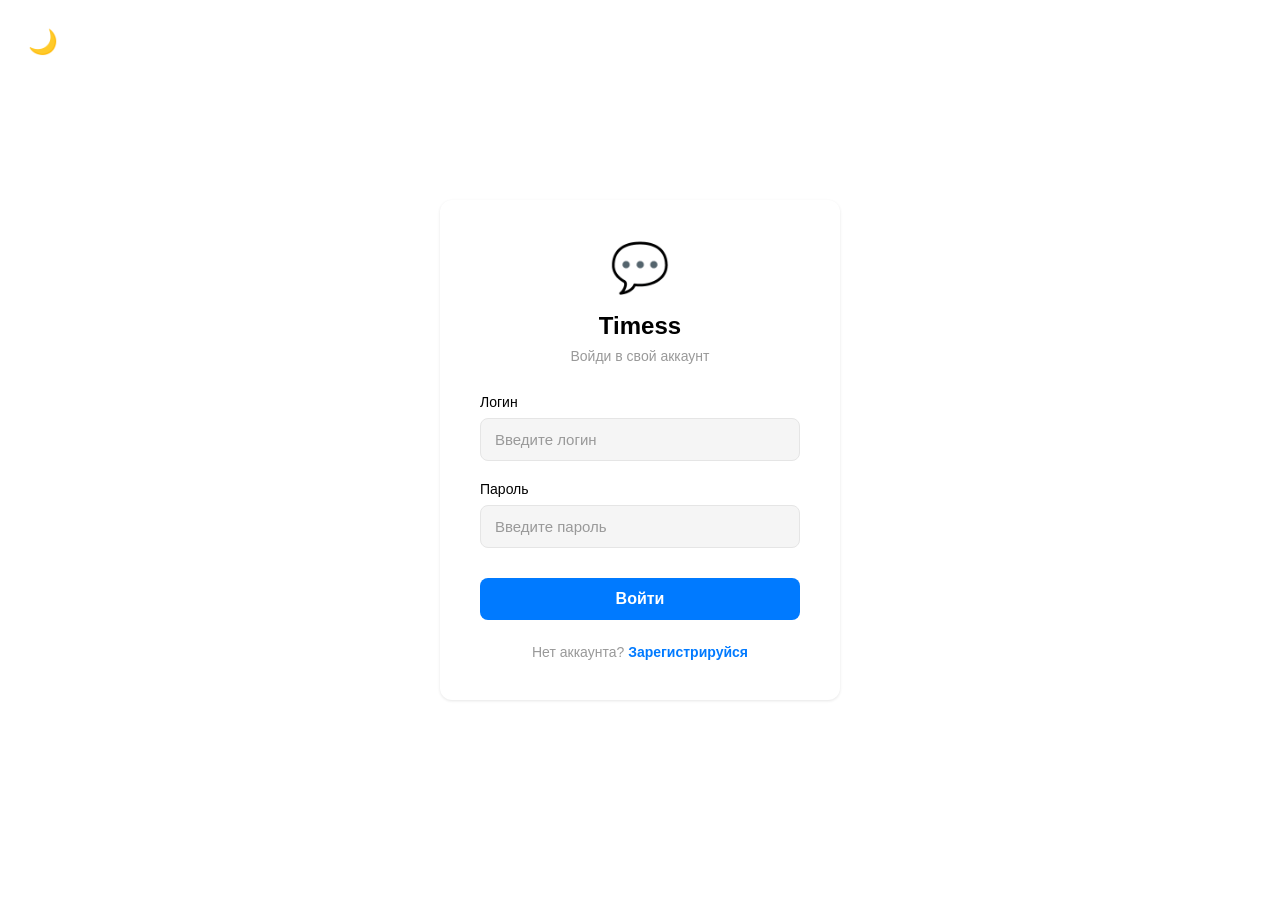
<file: frontend/index.html>
<!DOCTYPE html>
<html>
<head>
  <meta charset="UTF-8">
  <meta name="viewport" content="width=device-width, initial-scale=1.0, maximum-scale=1.0, user-scalable=no, viewport-fit=cover">
  <link rel="stylesheet" href="css/index.css">
  <link rel="icon" href="/static/favicon.ico" type="image/x-icon">
  <title>Timess</title>
</head>

<body>
<div class="app-container">
    <!-- Боковая панель -->
    <div class="sidebar" id="sidebar">
        <div class="sidebar-header">
            <button class="menu-btn" onclick="toggleMenu()">⋮</button>
            <div id="menuDropdown" class="menu-dropdown">
                <a href="#" class="menu-item" onclick="openSettings(event)">⚙️ Настройки</a>
                <div class="menu-item theme-toggle">
                    <span>🌙 Темная тема</span>
                    <button class="toggle-switch" id="themeToggle" onclick="toggleTheme()"></button>
                </div>
                <a href="#" class="menu-item danger" onclick="logout(event)">🚪 Выход</a>
            </div>
            <div class="sidebar-title">💬 Чаты</div>
        </div>
        <div class="search-box">
            <input id="searchInput" placeholder="Поиск пользователей..." type="text">
            <div id="searchResults" class="search-results"></div>
        </div>
        <div class="chats-list" id="chatsList">
            <div class="empty-sidebar-message">Загрузка чатов...</div>
        </div>
    </div>

    <!-- Основной контент -->
    <div class="main-content hidden" id="mainContent">
      <div class="chat-header">
          <div class="chat-header-left">
              <button class="back-btn" onclick="goBack()">‹</button>
              <div class="chat-item" style="margin:0; padding:5px;" onclick="showChatMemberProfile()">
                  <div class="chat-avatar" id="chatAvatar" style="display:none;"></div>
                  <div class="chat-info">
                      <div class="chat-name" id="chatName">Выберите чат</div>
                      <div class="chat-header-status" id="chatStatus"></div>
                  </div>
              </div>
          </div>
          <div class="chat-header-right">

            <div id="pinnedPreview" style="display:none;">
                <div class="pinned-line"></div>
                <div class="pinned-content">
                    <div id="pinnedCounter">
                        Закреплённое сообщение #1
                    </div>
                    <div id="pinnedText"></div>
                </div>
            </div>
            <button
                id="chatSearchBtn"
                class="chat-search-btn"
                style="display:none;"
            >
                <img src="./search.svg" alt="search">
            </button>

            <div class="chat-more-wrapper" id="chatMoreWrapper" style="display:none;">

                <button
                    id="chatMoreBtn"
                    class="chat-more-btn"
                    type="button"
                >
                    <img src="./more.svg" alt="More">
                </button>

                <div
                    id="chatMoreMenu"
                    class="chat-more-menu"
                >

                    <button
                        id="deleteChatForMeBtn"
                        class="chat-more-item"
                        type="button"
                    >
                        Удалить чат у себя
                    </button>

                    <button
                        id="deleteChatForAllBtn"
                        class="chat-more-item danger"
                        type="button"
                    >
                        Удалить чат для всех
                    </button>

                </div>

            </div>

        </div>
      </div>

      <div id="chatSearchBar" class="chat-search-bar" style="display:none;">
          <input id="chatSearchInput" type="text" placeholder="Поиск сообщений...">
          <span id="searchCounter">0/0</span>
          <button id="searchPrevBtn" type="button">↑</button>
          <button id="searchNextBtn" type="button">↓</button>
          <button id="closeSearchBtn" type="button">✕</button>
      </div>
        
        <div class="messages-container" id="messagesContainer">
            <div class="empty-state">
                <div class="empty-state-icon">💬</div>
                <div class="empty-state-text">Выберите чат</div>
                <div class="empty-state-subtext">Найдите пользователя и начните переписку</div>
            </div>
        </div>
        
        <div class="message-input-area" id="inputArea" style="display: none;">
        
            <div id="replyPreview" class="reply-preview" style="display:none;">
                <div class="reply-preview-content">
                    <div class="reply-preview-title">
                        Ответ на сообщение
                    </div>
                    <div id="replyPreviewText"></div>
                </div>

                <button
                    id="cancelReplyBtn"
                    type="button"
                >
                    ✕
                </button>

            </div>

            <div id="editPreview" class="edit-preview" style="display:none;">
                <div class="edit-preview-content">

                    <div class="edit-preview-title">
                        Редактирование сообщения
                    </div>

                    <div id="editPreviewText" class="editPreviewText"></div>

                </div>

                <button id="cancelEditBtn" class = "cancelEditBtn" type="button">✕</button>

            </div>
            <div class="message-input-row">

                
                <div class="input-with-indicator">
                    <input
                        id="messageInput"
                        placeholder="Напишите сообщение..."
                        type="text"
                    >
                    <div
                        id="recordingIndicator"
                        class="recording-indicator"
                        style="display:none;"
                    ></div>
                </div>

                <button
                    id="sendBtn"
                    class="send-btn"
                    onclick="handleSend()"
                    style="display:none;"
                >
                    <img src="./send.svg" alt="Send">
                </button>

                <button
                    id="voiceBtn"
                    class="send-btn"
                    type="button"
                >
                    <img src="./voice.svg" alt="Voice">
                </button>

                <button
                    id="cancelVoiceBtn"
                    class="send-btn"
                    type="button"
                    style="display:none;"
                >
                    <img src="./trash.svg" alt="Trash">
                </button>

                <div class="attach-wrapper">

                    <button id="attachBtn">
                        <img src="./file.svg" alt="File">
                    </button>

                    <div id="attachmentMenu" class="attachment-menu">

                        <button id="pickMediaButton">
                            <span class="menu-icon">🖼</span>
                            <span>Фото и видео</span>
                        </button>

                        <button id="pickFileButton">
                            <span class="menu-icon">📄</span>
                            <span>Файл</span>
                        </button>

                    </div>

                </div>

                <input
                    type="file"
                    id="mediaInput"
                    accept="image/*,video/*"
                    hidden
                >

                <input
                    type="file"
                    id="fileInput"
                    hidden
                >

            </div>

        </div>
        <div
            id="chatBlockedPanel"
            class="chat-blocked"
            style="display:none;">
        </div>
    </div>
</div>

<!-- Оверлей чистый, без ломающих классов -->
<div class="modal-overlay" id="modalOverlay" onclick="closeSettings(event)">
  <div class="setting" id="setting" onclick="event.stopPropagation()"> 
    <button class="close-btn" onclick="closeSettings(event)">×</button>
    
    <div id="avatar" class="profile-avatar-container"></div>
    <input
        type="file"
        id="avatarInput"
        accept="image/*"
        hidden
    >
    <p id="ausername">username</p>
    
    <!-- Режим просмотра -->
    <div id="info" class="info-view"> 
      <div class="info-row">
        <p id="ausernameid" class="info-value"></p>
        <span class="info-label">ID</span>
      </div>
      <div class="info-row">
        <p id="abio" class="info-value"></p>
        <span class="info-label">Описание</span>
      </div>
      <div class="info-row">
        <p id="ahappy" class="info-value"></p>
        <span class="info-label">День рождения</span>
      </div>
    </div>
    
    <!-- Режим редактирования (скрыт по умолчанию) -->
    <div id="infoEdit" class="info-edit" style="display: none;">
      <div class="edit-row">
        <label>Имя пользователя:</label>
        <input type="text" id="editUsername" placeholder="username">
      </div>
      <div class="edit-row">
        <label>ID пользователя:</label>
        <input type="text" id="editUsernameid" placeholder="@user5">
      </div>
      <div class="edit-row">
        <label>Описание:</label>
        <textarea id="editBio" placeholder="Напишите о себе..." maxlength="150"></textarea>
      </div>
      <div class="edit-row">
        <label>День рождения:</label>
        <input type="date" id="editBirthday">
      </div>
      <div class="edit-buttons">
        <button class="btn-save" onclick="saveProfile()">Сохранить</button>
        <button class="btn-cancel" onclick="cancelEditprof()">Отмена</button>
      </div>
    </div>
    
    <!-- Кнопка редактирования -->
    <button class="btn-edit" onclick="toggleEditMode()">Редактировать</button>
    <button id="deleteAccountBtn" class="btn-danger" type="button" onclick="openDeleteAccountModal()">Удалить аккаунт</button>
    <button id="blockUserBtn" class="btn-danger" style="display:none;" type="button">Заблокировать</button>
  </div>
</div>
<div id="deleteAccountModal" class="delete-account-overlay">
    <div class="delete-account-modal">

        <button
            type="button"
            class="delete-account-close"
            onclick="closeDeleteAccountModal()"
        >
            ×
        </button>

        <h2>Удалить аккаунт?</h2>

        <p class="delete-account-warning">
            Вы действительно хотите удалить свой аккаунт?
        </p>

        <p class="delete-account-info">
            Ваш профиль будет помечен как удалённый.
            Это действие нельзя отменить.
        </p>

        <div class="delete-account-actions">

            <button
                type="button"
                class="delete-cancel-btn"
                onclick="closeDeleteAccountModal()"
            >
                Отмена
            </button>

            <button
                type="button"
                class="delete-confirm-btn"
                onclick="confirmDeleteAccount()"
            >
                Удалить аккаунт
            </button>

        </div>

    </div>
</div>

<div id="chatDeleteModal" class="delete-modal">
    <div class="delete-modal-content">
        <div class="delete-modal-title" id="chatDeleteModalTitle">
            Удалить чат?
        </div>

        <div class="delete-modal-text" id="chatDeleteModalText">
            Вы действительно хотите удалить этот чат?
        </div>

        <div class="delete-modal-buttons">
            <button
                type="button"
                class="delete-modal-cancel"
                id="chatDeleteCancel"
            >
                Отмена
            </button>

            <button
                type="button"
                class="delete-modal-confirm"
                id="chatDeleteConfirm"
            >
                Удалить
            </button>
        </div>

    </div>
</div>
<div id="toast"></div>


<div id="messageContextMenu" class="message-context-menu" style="display:none;">
    <div class="reaction-bar">
        <button data-emoji="❤️">❤️</button>
        <button data-emoji="😢">😢</button>
        <button data-emoji="👍">👍</button>
        <button data-emoji="👎">👎</button>
        <button data-emoji="🔥">🔥</button>
        <button data-emoji="🥰">🥰</button>
        <button data-emoji="👏">👏</button>
    </div>
    <div class="context-divider"></div>
    <button id="replyMessageBtn">Ответить</button>
    <button id="downloadFileBtn">Скачать файл</button>
    <button id="copyMessageBtn">Копировать текст</button>
    <button id="pinMessageBtn">Закрепить</button>
    <button id="editMessageBtn">Редактировать</button>
    <button id="deleteMessageSelfBtn">Удалить у себя</button>
    <button id="deleteMessageAllBtn">Удалить у всех</button>

</div>


<div
    id="attachmentPreview"
    class="attachment-preview"
    style="display:none;"
>

    <div class="attachment-card">

        <button
            id="cancelAttachmentBtn"
            class="attachment-close"
            type="button"
        >
            ✕
        </button>

        <img
            id="attachmentPreviewImage"
            style="display:none"
        >

        <video
            id="attachmentPreviewVideo"
            class="attachment-preview-video"
            controls
            muted
            playsinline
            style="display:none"
        ></video>

        <div class="attachment-footer">

            <input
                id="attachmentCaption"
                class="attachment-caption"
                placeholder="Добавить подпись..."
                type="text"
            >

            <button
                id="sendAttachmentBtn"
                class="attachment-send-btn"
                type="button"
            >
                <img src="./send.svg" alt="Send">
            </button>
        </div>

    </div>

</div>

<div id="mediaViewer" class="media-viewer">

    <div class="media-viewer-backdrop"></div>

    <div class="media-viewer-content">

        <button id="mediaViewerClose" class="media-viewer-close">
            ✕
        </button>

        <img
            id="mediaViewerImage"
            class="media-viewer-image"
        >

        <video
            id="mediaViewerVideo"
            class="media-viewer-video"
            controls
        >
        </video>

    </div>

</div>

<div id="filePreview" class="file-preview-overlay">

    <div class="file-preview-window">

        <div class="file-preview-header">

            <button id="closeFilePreview">
                ✕
            </button>

        </div>

        <div class="file-card">

            <div
                id="filePreviewIcon"
                class="file-icon"
            >
                📄
            </div>

            <div class="file-info">

                <div
                    id="filePreviewName"
                    class="file-name"
                ></div>

                <div
                    id="filePreviewSize"
                    class="file-size"
                ></div>

            </div>

        </div>
        <div class="bottomfileprew">
            <input id="fileCaption" type="text" placeholder="Добавить подпись...">
            <button id="sendFileButton" class="attachment-send-btn">
                <img src="./send.svg" alt="Send">
            </button>
        </div>

    </div>

</div>
<script src="js/logger.js"></script>
<script src="js/config.js"></script>
<script src="js/websocket.js"></script>
<script src="js/ui.js"></script>
<script src="js/settings.js"></script>
<script src="js/profile.js"></script>
<script src="js/auth.js"></script>
<script src="js/notifications.js"></script>
<script src="js/status.js"></script>
<script src="js/search.js"></script>
<script src="js/voice.js"></script>
<script src="js/chat.js"></script>
<script src="js/chat-delete.js"></script>
<script src="js/sidebar.js"></script>
<script src="js/pin.js"></script>
<script src="js/reactions.js"></script>
<script src="js/edit.js"></script>
<script src="js/reply.js"></script>
<script src="js/messages.js"></script>
<script src="js/context-menu.js"></script>
<script src="js/attachment.js"></script>
<script src="js/message-render.js"></script>
<script src="js/index.js"></script>
</body>
</html>
</file>
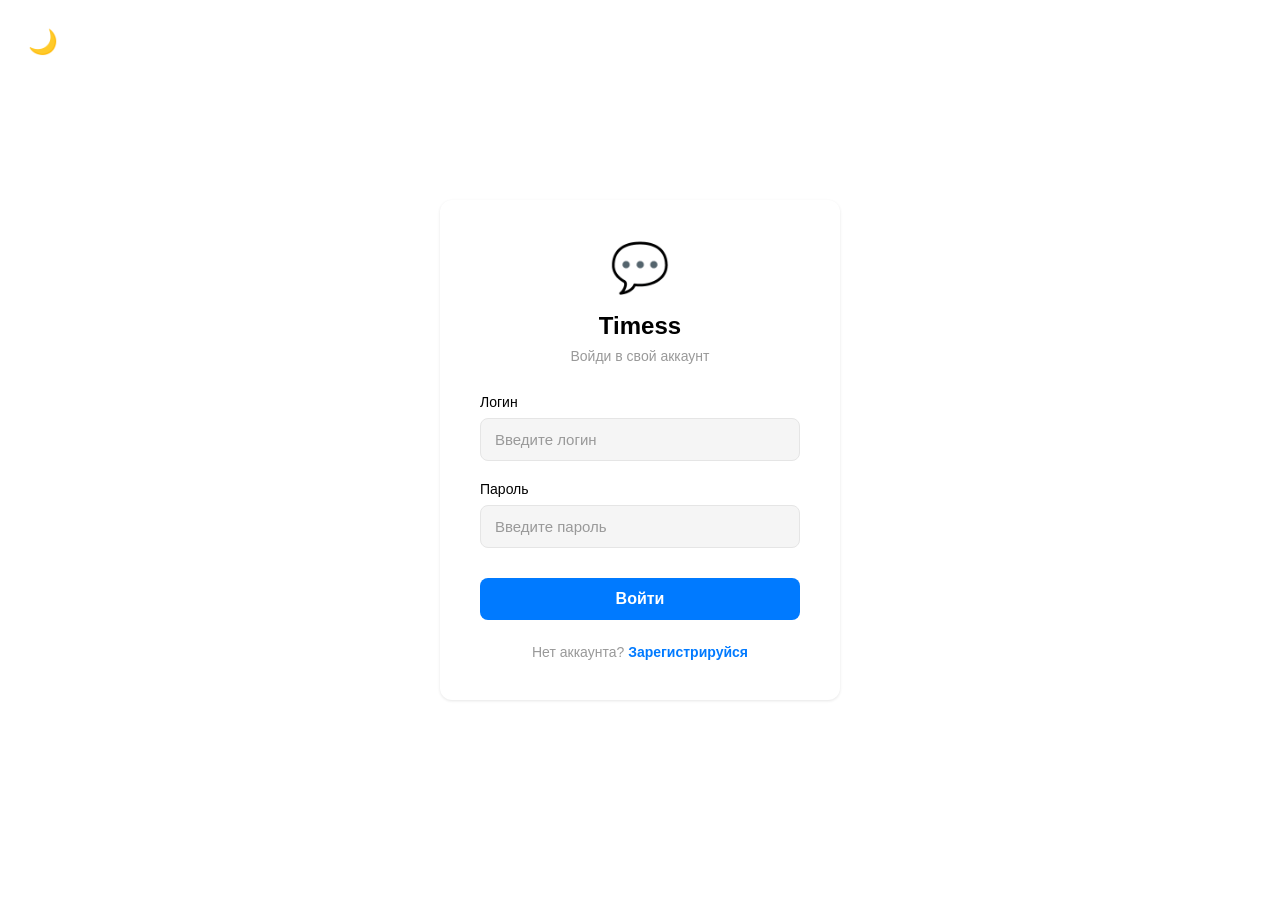
<file: frontend/login.html>
<!DOCTYPE html>
<html>
<head>
    <meta charset="UTF-8">
    <meta name="viewport" content="width=device-width, initial-scale=1.0, maximum-scale=1.0, user-scalable=no, viewport-fit=cover">
    <link rel="stylesheet" href="css/login.css">
    <link rel="icon" href="/static/favicon.ico" type="image/x-icon">
    <title>Login - Timess</title>
</head>
<body>

<button class="theme-toggle-btn" onclick="toggleTheme()">🌙</button>

<div class="auth-container">
    <div class="auth-header">
        <div class="auth-logo">💬</div>
        <div class="auth-title">Timess</div>
        <div class="auth-subtitle">Войди в свой аккаунт</div>
    </div>
    
    <div class="error-message" id="error"></div>
    
    <form id="loginForm" onsubmit="handleLogin(event)">
        <div class="form-group">
            <label>Логин</label>

            <input
                id="login"
                type="text"
                placeholder="Введите логин"
                required
                autocomplete="username"
            >
        </div>

        <div class="form-group">
            <label>Пароль</label>

            <input
                id="password"
                type="password"
                placeholder="Введите пароль"
                required
                autocomplete="current-password"
            >
        </div>
        
        <button type="submit" class="submit-btn">Войти</button>
    </form>
    
    <div class="auth-link">
        Нет аккаунта? <a href="register.html">Зарегистрируйся</a>
    </div>
</div>
<script src="js/logger.js"></script>
<script src="js/config.js"></script>
<script src="js/login.js"></script>

</body>
</html>
</file>
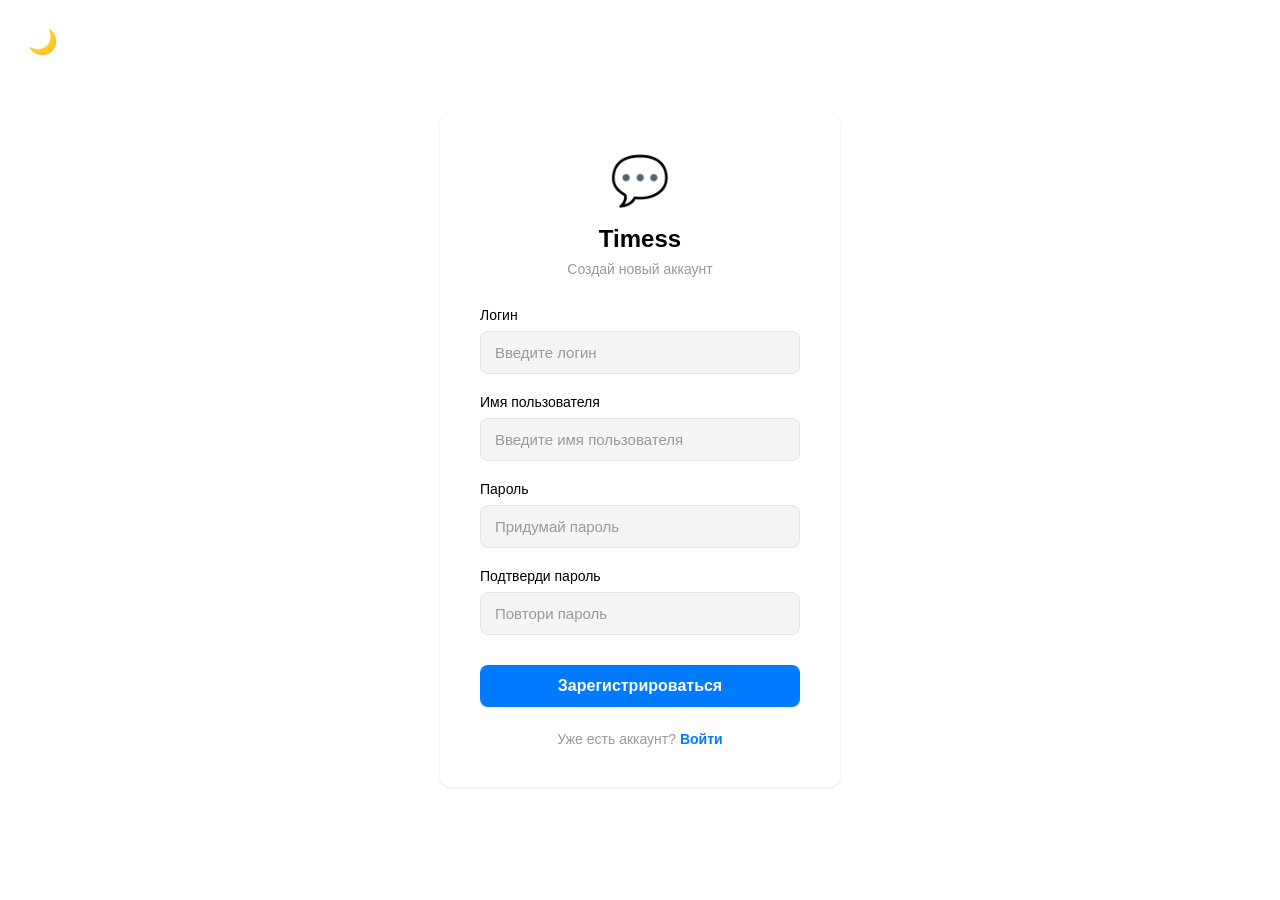
<file: frontend/register.html>
<!DOCTYPE html>
<html>
<head>
    <meta charset="UTF-8">
    <meta name="viewport" content="width=device-width, initial-scale=1.0, maximum-scale=1.0, user-scalable=no, viewport-fit=cover">
    <link rel="stylesheet" href="css/register.css">
    <link rel="icon" href="/static/favicon.ico" type="image/x-icon">
    <title>Register - Timess</title>
</head>
<body>

<button class="theme-toggle-btn" onclick="toggleTheme()">🌙</button>

<div class="auth-container">
    <div class="auth-header">
        <div class="auth-logo">💬</div>
        <div class="auth-title">Timess</div>
        <div class="auth-subtitle">Создай новый аккаунт</div>
    </div>
    
    <div class="error-message" id="error"></div>
    <div class="success-message" id="success"></div>
    
    <form id="registerForm" onsubmit="handleRegister(event)">
        <div class="form-group">
            <label>Логин</label>
            <input
                id="login"
                type="text"
                placeholder="Введите логин"
                required
                minlength="3"
                maxlength="100"
                autocomplete="username"
            >
        </div>

        <div class="form-group">
            <label>Имя пользователя</label>
            <input
                id="username"
                type="text"
                placeholder="Введите имя пользователя"
                required
                maxlength="30"
                autocomplete="name"
            >
        </div>

        <div class="form-group">
            <label>Пароль</label>
            <input
                id="password"
                type="password"
                placeholder="Придумай пароль"
                required
                minlength="4"
                maxlength="128"
                autocomplete="new-password"
            >
        </div>

        <div class="form-group">
            <label>Подтверди пароль</label>
            <input
                id="passwordConfirm"
                type="password"
                placeholder="Повтори пароль"
                required
                minlength="4"
                maxlength="128"
                autocomplete="new-password"
            >
        </div>
        
        <button type="submit" class="submit-btn">Зарегистрироваться</button>
    </form>
    
    <div class="auth-link">
        Уже есть аккаунт? <a href="login.html">Войти</a>
    </div>
</div>
<script src="js/logger.js"></script>
<script src="js/config.js"></script>
<script src="js/register.js"></script>
</body>
</html>
</file>
<file: frontend/css/index.css>
* {
    margin: 0;
    padding: 0;
    box-sizing: border-box;
    user-select: none;
    touch-action: manipulation;
}




/*темная тема */
body.dark-theme {
    background: #0a0a0a;
}

body.dark-theme .sidebar {
    background: #1e1e1e;
    box-shadow: 0 1px 3px rgba(0, 0, 0, 0.5);
}

body.dark-theme .sidebar-header {
    border-bottom-color: #333;
}

body.dark-theme .sidebar-title {
    color: #fff;
}

body.dark-theme .menu-btn {
    color: #fff;
}

body.dark-theme .menu-btn:hover {
    background: #333;
}

body.dark-theme .menu-dropdown {
    background: #2a2a2a;
    box-shadow: 0 4px 12px rgba(0, 0, 0, 0.5);
}

body.dark-theme .menu-item {
    color: #fff;
    border-bottom-color: #333;
}

body.dark-theme .menu-item:hover {
    background: #333;
}

body.dark-theme .menu-item.danger {
    color: #ff453a;
}

body.dark-theme .menu-item.danger:hover {
    background: rgba(255, 69, 58, 0.2);
}

body.dark-theme .search-box input {
    background: #2a2a2a;
    border-color: #333;
    color: #fff;
}

body.dark-theme .search-box input::placeholder {
    color: #666;
}

body.dark-theme .search-box input:focus {
    background: #333;
    border-color: #007aff;
}

body.dark-theme .search-results {
    background: #2a2a2a;
    border-color: #333;
    box-shadow: 0 4px 12px rgba(0, 0, 0, 0.5);
}

body.dark-theme .search-result-item {
    color: #fff;
    border-bottom-color: #333;
}

body.dark-theme .search-result-item:hover {
    background: #333;
}

body.dark-theme .chats-list::-webkit-scrollbar-thumb {
    background: #444;
}

body.dark-theme .chats-list::-webkit-scrollbar-thumb:hover {
    background: #555;
}

body.dark-theme .chat-item:hover {
    background: #2a2a2a;
}


body.dark-theme .chat-item.active {
    background: rgba(0, 122, 255, 0.2);
}

body.dark-theme .chat-name {
    color: #fff;
}

body.dark-theme .empty-sidebar-message {
    color: #666;
}

body.dark-theme .main-content {
    background: #1e1e1e;
    box-shadow: 0 1px 3px rgba(0, 0, 0, 0.5);
}

body.dark-theme .chat-header {
    background: #1e1e1e;
    border-bottom-color: #333;
}

body.dark-theme .chat-search-bar {
    border-bottom-color: #333;
}
body.dark-theme .chat-search-bar input {
    background: #2a2a2a;
    border-color: #333;
    color: #fff;
}

body.dark-theme .back-btn:hover {
    background: #333;
}

body.dark-theme .chat-header h2 {
    color: #fff;
}

body.dark-theme .chat-header-status {
    color: #666;
}

body.dark-theme .messages-container {
    background: #1e1e1e;
}

body.dark-theme .messages-container::-webkit-scrollbar-thumb {
    background: #444;
}

body.dark-theme .message.sent .message-content {
    background: #253341;
    color: #EAF2F8;
}

body.dark-theme .message.sent .message-file {
    background: #253341;
    color: #EAF2F8;
}
body.dark-theme .message.received .message-file {
    background: #2A2A2A;
    color: #E6E6E6;
}
body.dark-theme .message-file-name,
body.dark-theme .message-file-size,
body.dark-theme .message-file-icon {
    color: #EAF2F8;
    border-color: #999999;
}
body.dark-theme .message.received .message-content {
    background: #2A2A2A;
    color: #E6E6E6;
}

body.dark-theme .message-time {
    color: #9AA0A6;
}

body.dark-theme .message-input-area {
    background: #1e1e1e;
    border-top-color: #333;
}

body.dark-theme .message-input-area input {
    background: #2a2a2a;
    border-color: #333;
    color: #fff;
}

body.dark-theme .message-input-area input::placeholder {
    color: #666;
}

body.dark-theme .message-input-area input:focus {
    background: #333;
    border-color: #004ea1;
}

body.dark-theme .chat-search-bar input:focus {
    background: #333;
    border-color: #004ea1;
}

body.dark-theme .send-btn:hover {
    background: #0051d5;
}

body.dark-theme .empty-state {
    color: #666;
}

body.dark-theme .empty-state-text {
    color: #fff;
}

body.dark-theme .empty-state-subtext {
    color: #777;
}

body.dark-theme .setting {
  background: #1e1e1e;
}

body.dark-theme .close-btn {
  color: #999;
}

body.dark-theme #ausername {
  color: #ffffff;
}

body.dark-theme #info {
  background: #2a2a2a;
}

body.dark-theme .info-row {
  border-bottom-color: #333;  /* 👈 Для темной темы */
}

body.dark-theme .info-value {
  color: #e6e6e6;
}

body.dark-theme .info-label {
  color: #999;
}

body.dark-theme .info-value.empty {
  color: #888;
}

body.dark-theme .btn-edit {
  background: #12457d;
}

body.dark-theme .btn-edit:hover {
  background: #0051d5;
}

body.dark-theme .info-edit {
  background: #2a2a2a;
}

body.dark-theme .edit-row label {
  color: #999;
}

body.dark-theme .edit-row input,
body.dark-theme .edit-row textarea {
  background: #333;
  border-color: #444;
  color: #fff;
}

body.dark-theme .btn-cancel {
  background: #333;
  color: #fff;
}

body.dark-theme .btn-cancel:hover {
  background: #444;
}

body.dark-theme .avatar-large {
    background: #333;
}

body.dark-theme .info-label {
    color: #999;
}

body.dark-theme .info-value {
    color: #ccc;
}

body.dark-theme .message-status-badges {
    color: #9AA0A6;
}

body.dark-theme .message-status-badges.unread {
    color: #0A84FF;
}

body.dark-theme .unread-badge {
    border-color: #1e1e1e;
    background: #ff453a;
}

body.dark-theme .reply-bubble {
    border-left-color: #4a9eff;
}

body.dark-theme .message.context-selected .message-content {
    filter: brightness(1.15);
}

body.dark-theme .date-separator::before, body.dark-theme .date-separator::after {
    border-top: 1px solid rgba(255,255,255,.08);
}

body.dark-theme .attachment-send-btn:hover {
    background: #0051d5;
}

body.dark-theme #pinnedPreview:hover {
    background: #2a2a2a !important;
}

body.dark-theme #pinnedText {
    color: #fff;
}

body.dark-theme .attachment-menu {
    background:#1f1f1f;
    box-shadow:0 8px 30px rgba(0,0,0,.35);
}
body.dark-theme .attachment-menu button {
    color: white;
}

body.dark-theme .attachment-menu button:hover {
    background:#323232;
}

body.dark-theme .attachment-card {
    background: rgb(30, 30, 30);
}

body.dark-theme .attachment-caption {
    background: #333;
    border-color: #444;
    color: #fff;
}

body.dark-theme .file-preview-window {
    background: rgb(30, 30, 30);
    color: #fff;
}
body.dark-theme .file-card {
    background: rgb(30, 30, 30);
}
body.dark-theme #fileCaption {
    background: #333;
    border-color: #444;
    color: #fff;
}

body.dark-theme .message-context-menu {
    background: rgb(35, 35, 35);
}

body.dark-theme .message-context-menu button {
    color: #E6E6E6;
}

body.dark-theme .message-context-menu button:hover {
    background: rgb(46, 46, 46);
}



body.dark-theme .delete-account-modal {
    background: #202124;
    color: #fff;
}

body.dark-theme .delete-account-warning {
    color: #fff;
}

body.dark-theme .delete-account-info {
    color: #aaa;
}

body.dark-theme .delete-account-close {
    color: #aaa;
}

body.dark-theme .delete-account-close:hover {
    background: #303134;
}

body.dark-theme .delete-cancel-btn {
    border-color: #444;
    background: #303134;
    color: #fff;
}

body.dark-theme .delete-cancel-btn:hover {
    background: #3a3b3e;
}

body.dark-theme .delete-modal {
    background: rgba(0, 0, 0, 0.65);
}

body.dark-theme .delete-modal-content {
    background: #1e1e1e;
    color: #ffffff;

    box-shadow:
        0 20px 60px rgba(0, 0, 0, 0.55);
}

body.dark-theme .delete-modal-icon {
    background: rgba(220, 38, 38, 0.15);
}

body.dark-theme .delete-modal-text {
    color: #b8b8b8;
}

body.dark-theme .delete-modal-cancel {
    background: #2c2c2c;
    color: #ffffff;
}

body.dark-theme .delete-modal-cancel:hover {
    background: #363636;
}

body.dark-theme .delete-modal-confirm {
    background: #dc2626;
    color: #ffffff;
}

body.dark-theme .delete-modal-confirm:hover {
    background: #b91c1c;
}

body.dark-theme .chat-more-btn {
    filter: invert(1);
}
body.dark-theme #attachBtn {
    filter: invert(1);
}
body.dark-theme .chat-search-btn {
    filter: invert(1);

}

body.dark-theme .chat-more-menu {
    background: #242424;

    border-color: rgba(255, 255, 255, 0.1);

    box-shadow:
        0 8px 25px rgba(0, 0, 0, 0.4);
}

body.dark-theme .chat-more-item {
    color: #ffffff;
}

body.dark-theme .chat-more-item:hover {
    background: rgba(255, 255, 255, 0.08);
}

body.dark-theme .chat-more-item.danger {
    color: #ff6b6b;
}

body.dark-theme .chat-more-item.danger:hover {
    background: rgba(255, 107, 107, 0.1);
}

body.dark-theme #cancelEditBtn {
    color: #f5f5f5;
}

body.dark-theme #editPreviewText{
    color: #EAF2F8;
}
body.dark-theme #replyPreviewText  {
    color: #EAF2F8;
}

body.dark-theme #cancelReplyBtn {
    color: #EAF2F8;
}

* {
    margin: 0;
    padding: 0;
    box-sizing: border-box;
}
html {
    height: 100vh;
    height: 100dvh;

}

button:active, :hover, :focus {
    outline: 0 !important;
    outline-offset: 0 !important;
    -webkit-tap-highlight-color: transparent;
}

body {
    font-family: -apple-system, BlinkMacSystemFont, 'Segoe UI', Helvetica, Arial, sans-serif;
    display: flex;
    height: 100vh;
    height: 100dvh;
    background: #fff;
    transition: background 0.3s ease;
    overflow-x: hidden;
}

/* Основной контейнер - отступы только по сторонам */
.app-container {
    display: flex;
    width: 100%;
    height: 100%;
    padding: 1vw 5vw;
    gap: 15px;
}

/* Боковая панель */
.sidebar {
    width: 300px;
    background: #fff;
    border-radius: 12px;
    display: flex;
    flex-direction: column;
    box-shadow: 0 1px 3px rgba(0, 0, 0, 0.1);
    transition: all 0.3s ease;
    position: relative;
}

/* Панель навигации */
.sidebar-header {
    padding: 16px;
    border-bottom: 1px solid #e5e5e5;
    display: flex;
    justify-content: left;
    gap:10%;
    align-items: center;
    transition: border-color 0.3s ease;
}

.sidebar-title {
    font-size: 20px;
    font-weight: 600;
    color: #000;
    transition: color 0.3s ease;
}

/* Кнопка меню */
.menu-btn {
    background: none;
    border: none;
    font-size: 24px;
    cursor: pointer;
    padding: 8px;
    border-radius: 8px;
    transition: background 0.3s;
}

.menu-btn:hover {
    background: #f0f0f0;
}

/* Выпадающее меню */
.menu-dropdown {
    position: absolute;
    top: 78px;
    left: 0;
    background: white;
    border-radius: 0px 8px 8px 8px;
    box-shadow: 0 4px 12px rgba(0, 0, 0, 0.15);
    min-width: 200px;
    z-index: 1000;
    overflow: hidden;
    opacity: 0;
    transform: translateY(-10px) scale(0.95);
    pointer-events: none;
    transition: opacity 0.4s ease, transform 0.4s ease;
}

.menu-dropdown.show {
    opacity: 1;
    transform: translateY(0) scale(1);
    pointer-events: auto;
}

.menu-item {
    padding: 12px 16px;
    border-bottom: 1px solid #e5e5e5;
    cursor: pointer;
    transition: background 0.2s;
    display: flex;
    align-items: center;
    gap: 10px;
    color: #000;
    text-decoration: none;
}

.menu-item:last-child {
    border-bottom: none;
}

.menu-item:hover {
    background: #f5f5f5;
}

.menu-item.danger {
    color: #ff3b30;
}

.menu-item.danger:hover {
    background: #ffe5e5;
}

/* Тематический переключатель */
.theme-toggle {
    display: flex;
    align-items: center;
    justify-content: space-between;
}

.toggle-switch {
    position: relative;
    width: 44px;
    height: 24px;
    background: #e0e0e0;
    border-radius: 12px;
    cursor: pointer;
    transition: background 0.3s ease;
    border: none;
    padding: 0;
}

.toggle-switch.active {
    background: #007aff;
}

.toggle-switch::after {
    content: '';
    position: absolute;
    width: 20px;
    height: 20px;
    background: white;
    border-radius: 50%;
    top: 2px;
    left: 2px;
    transition: left 0.3s ease;
}

.toggle-switch.active::after {
    left: 22px;
}

/* Поиск */
.search-box {
    padding: 12px 16px;
    position: relative;
}

.search-box input {
    width: 100%;
    padding: 10px 16px;
    border: 1px solid #e5e5e5;
    border-radius: 20px;
    font-size: 14px;
    outline: none;
    background: #f5f5f5;
    transition: all 0.2s;
    color: #000;
}

.search-box input::placeholder {
    color: #999;
}

.search-box input:focus {
    background: white;
    border-color: #007aff;
}

.search-results {
    position: absolute;
    top: 60px;
    left: 12px;
    right: 12px;
    background: white;
    border: 1px solid #e5e5e5;
    border-radius: 8px;
    max-height: 250px;
    overflow-y: auto;
    display: none;
    z-index: 100;
    box-shadow: 0 4px 12px rgba(0, 0, 0, 0.1);
    transition: background 0.3s ease;
}

.search-results.show {
    display: block;
}

.search-result-item {
    padding: 12px 16px;
    border-bottom: 1px solid #e5e5e5;
    cursor: pointer;
    transition: background 0.2s;
    color: #000;
    display: flex;
    align-items: center;
}

.search-result-item:hover {
    background: #f5f5f5;
}

.search-result-item:last-child {
    border-bottom: none;
}

/* Список чатов */
.chats-list {
    flex: 1;
    overflow-y: auto;
    padding: 8px 0;
}

.chats-list::-webkit-scrollbar {
    width: 6px;
}

.chats-list::-webkit-scrollbar-track {
    background: transparent;
}

.chats-list::-webkit-scrollbar-thumb {
    background: #d0d0d0;
    border-radius: 3px;
}

.chats-list::-webkit-scrollbar-thumb:hover {
    background: #a0a0a0;
}

.chat-item {
    padding: 12px 16px;
    margin: 4px 8px;
    cursor: pointer;
    transition: all 0.2s;
    display: flex;
    align-items: center;
    gap: 12px;
    border-radius: 8px;
}

.chat-item:hover {
    background: #f5f5f5;
}

.chat-item.active {
    background: #e8e8ff;
}

.chat-header .chat-item {
    cursor: default;
}



.chat-more-wrapper {
    position: relative;
    display: flex;
    align-items: center;
    margin-left: 4px;
}

.chat-more-btn {
    width: 40px;
    height: 40px;

    padding: 7px;

    border: none;
    background: transparent;

    border-radius: 50%;

    display: flex;
    align-items: center;
    justify-content: center;

    cursor: pointer;
    transition:
        background-color 0.15s ease,
        transform 0.15s ease;
}

.chat-more-btn:hover {
    background: rgba(128, 128, 128, 0.15);
}

.chat-more-btn:active {
    transform: scale(0.92);
}

.chat-more-btn img {
    width: 24px;
    height: 24px;

    object-fit: contain;
}



.chat-more-menu {
    position: absolute;
    top: calc(100% + 8px);
    right: 0;

    min-width: 190px;

    background: var(--background-color, #ffffff);
    border: 1px solid var(--border-color, #e5e5e5);
    border-radius: 12px;

    box-shadow: 0 8px 25px rgba(0, 0, 0, 0.15);

    /* Главное для анимации */
    opacity: 0;
    visibility: hidden;
    pointer-events: none;

    transform: translateY(-8px) scale(0.97);
    transform-origin: top right;

    transition:
        opacity 0.18s ease,
        transform 0.18s ease,
        visibility 0.18s ease;

    z-index: 1000;
}

.chat-more-menu.show {
    opacity: 1;
    visibility: visible;
    pointer-events: auto;

    transform: translateY(0) scale(1);
}


.chat-more-item {
    width: 100%;

    padding: 11px 13px;

    border: none;
    border-radius: 8px;

    background: transparent;

    color: var(--text-color, #222);

    font-size: 14px;

    text-align: left;

    cursor: pointer;

    transition:
        background-color 0.15s ease,
        color 0.15s ease;
}

.chat-more-item:hover {
    background: rgba(128, 128, 128, 0.12);
}




.chat-more-item.danger {
    color: #e53935;
}

.chat-more-item.danger:hover {
    background: rgba(229, 57, 53, 0.10);
}


#avatar,
#avatar img,
#avatar .setava {
    cursor: pointer;
}

#avatar {
    width: 120px;
    height: 120px;

    border-radius: 50%;
    overflow: hidden;

    margin: 20px auto;
    cursor: pointer;
}

#avatar img {
    width: 100%;
    height: 100%;
    object-fit: cover;
    display: block;
}
.profile-avatar-image {
    width: 100%;
    height: 100%;
    object-fit: cover;
    display: block;
    border-radius: 50%;
}
.chat-avatar {
    width: 48px;
    height: 48px;
    border-radius: 50%;
    background: linear-gradient(135deg, #667eea 0%, #764ba2 100%);
    color: white;
    display: flex;
    align-items: center;
    justify-content: center;
    font-weight: 600;
    flex-shrink: 0;
    font-size: 18px;
    position: relative;

}

.chat-avatar-image{
    width:100%;
    height:100%;
    object-fit:cover;
    border-radius: 50%;
}

.chat-avatar.online::after {
    content: '';
    position: absolute;
    width: 10px;
    height: 10px;
    background: #34c759;
    border-radius: 50%;
    bottom: 0;
    right: 0;
}

.chat-info {
    flex: 1;
    min-width: 0;
}

.chat-name {
    font-weight: 500;
    color: #000;
    white-space: nowrap;
    overflow: hidden;
    text-overflow: ellipsis;
    font-size: 14px;
    transition: color 0.3s ease;
}
.search-result-avatar {
    width: 40px;
    height: 40px;
    min-width: 40px;
    border-radius: 50%;
    overflow: hidden;
    display: flex;
    align-items: center;
    justify-content: center;
}

.search-result-avatar-image {
    width: 100%;
    height: 100%;
    object-fit: cover;
    display: block;
}

.search-result-avatar-placeholder {
    width: 100%;
    height: 100%;
    display: flex;
    align-items: center;
    justify-content: center;

    border-radius: 50%;

    background: #6c63ff;
    color: white;

    font-size: 18px;
    font-weight: 600;
}

.search-result-name {
    margin-left: 10px;
}

.favorite-search-result {
    display: flex;
    align-items: center;
}

.favorite-avatar {
    width: 40x;
    height: 40px;
    border-radius: 50%;
    display: flex;
    align-items: center;
    justify-content: center;
    overflow: hidden;
    background: linear-gradient(135deg, #667eea 0%, #764ba2 100%);
}

.favorite-avatar img {
    width: 25px;
    height: 25px;
    object-fit: contain;
    border-radius: 15px;
}

.favorite-avatar-image {
    width: 75%;
    height: 75%;
    border-radius: 17px;
    object-fit: contain;
}

.empty-sidebar-message {
    padding: 20px;
    text-align: center;
    color: #999;
    font-size: 14px;
    transition: color 0.3s ease;
}

/* Основной контент */
.main-content {
    flex: 1;
    display: flex;
    flex-direction: column;
    background: white;
    border-radius: 12px;
    box-shadow: 0 1px 3px rgba(0, 0, 0, 0.1);
    overflow: hidden;
    transition: all 0.3s ease;
}

.chat-header {
    padding: 16px 20px;
    background: white;
    border-bottom: 1px solid #e5e5e5;
    display: flex;
    justify-content: space-between;
    align-items: center;
    transition: all 0.3s ease;
}

.chat-header-left {
    display: flex;
    align-items: center;
    gap: 12px;
    flex: 1;
}

.back-btn {
    background: none;
    border: none;
    font-size: 20px;
    cursor: pointer;
    padding: 8px;
    border-radius: 8px;
    display: none;
    transition: background 0.2s;
    color: #007aff;
}

.back-btn:hover {
    background: #f0f0f0;
}

.chat-header h2 {
    font-size: 18px;
    font-weight: 600;
    color: #000;
    margin-bottom: 4px;
    transition: color 0.3s ease;
}

.chat-header-status {
    font-size: 13px;
    color: #999;
    transition: color 0.3s ease;
}

/* Сообщения */
.messages-container {
    flex: 1;
    overflow-y: auto;
    overflow-x: hidden;
    padding: 20px;
    display: flex;
    flex-direction: column;
    gap: 12px;
    background: #fff;
    transition: background 0.3s ease;
}

.messages-container::-webkit-scrollbar {
    width: 6px;
}

.messages-container::-webkit-scrollbar-track {
    background: transparent;
}

.messages-container::-webkit-scrollbar-thumb {
    background: #d0d0d0;
    border-radius: 3px;
}

.message {
    display: flex;
    margin: 4px 0;
    animation: slideIn 0.3s ease;
}

@keyframes slideIn {
    from {
        opacity: 0;
        transform: translateY(10px);
    }
    to {
        opacity: 1;
        transform: translateY(0);
    }
}

.message.sent {
    justify-content: flex-end;
}

.message.received {
    justify-content: flex-start;
}

.message-content {
    position: relative;
    max-width: 55%;
    padding: 8px 10px;
    transition: all 0.3s ease;
    border-radius: 12px;
    font-size: 16px;
    line-height: 1.4;
    word-wrap: break-word;
}

.message.sent .message-content {
    background: #DCEBFF;
    color: #1A2A4A;
}

.message.received .message-content {
    background: #E9EAEE;
    color: #111;
}

.message-footer {
    display: flex;
    align-items: center;
    gap: 3px;

    flex-shrink: 0;
}
.message-time {
    font-size: 12px;
    color: #8A8F98;
}

.message-status-badges {
    display: flex;
    gap: 2px;
    font-size: 11px;
}
.message-body {
    display: flex;
    align-items: flex-end;
    gap: 6px;
}
.message-text {
    flex: 1;
    word-break: break-word;
}

.message.sent .message-time{
    right: 25px;
}

/* Ввод сообщения */
.message-input-area {
    display: flex;
    flex-direction: column;
    padding: 16px;
    gap: 8px;
    background: white;
    border-top: 1px solid #e5e5e5;
    transition: all 0.3s ease;
}

.message-input-row {
    display: flex;
    align-items: center;
    gap: 12px;
    width: 100%;
    position:relative;
}

.message-input-area input {
    flex: 1;
    padding: 10px 14px;
    border: 1px solid #e5e5e5;
    border-radius: 20px;
    font-size: 15px;
    outline: none;
    background: #f5f5f5;
    transition: all 0.2s;
    max-height: 100px;
    resize: none;
    color: #000;
}

.message-input-area input::placeholder {
    color: #999;
}

.message-input-area input:focus {
    background: white;
    border-color: #007aff;
}

.chat-search-bar input:focus {
    background: white;
    border-color: #007aff;
}

.send-btn {
    background: #007aff;
    border: none;
    cursor: pointer;
    padding: 0;
    border-radius: 50%;
    display: flex;
    align-items: center;
    justify-content: center;
    transition: all 0.2s;
    flex-shrink: 0;
    width: 48px;
    height: 48px;
    box-shadow: 0 2px 8px rgba(0, 122, 255, 0.3);
    overflow: hidden;
}

.send-btn:hover {
    background: #0051d5;
    transform: scale(1.05);
    box-shadow: 0 4px 12px rgba(0, 122, 255, 0.4);
}

.send-btn:active {
    transform: scale(0.95);
}

.send-btn img {
    width: 28px;
    height: 28px;
    filter: brightness(0) invert(1);
    display: block;
}

#attachBtn {
    background: none;
    border: none;
    transform: rotate(180deg);
    
}

#attachBtn :hover{
    transform: scale(1.15);
}

#attachBtn img {
    width: 45px;
    height: 45px;
    display: block;
    transition: all .5s;
    
}

/* Пустое состояние */
.empty-state {
    display: flex;
    flex-direction: column;
    align-items: center;
    justify-content: center;
    height: 100%;
    color: #999;
    gap: 12px;
    transition: color 0.3s ease;
}

.empty-state-icon {
    font-size: 64px;
    opacity: 0.5;
}

.empty-state-text {
    font-size: 16px;
    font-weight: 500;
    color: #000;
    transition: color 0.3s ease;
}

.empty-state-subtext {
    font-size: 14px;
    color: #bbb;
    transition: color 0.3s ease;
}

.modal-overlay {
  position: fixed;
  top: 0;
  left: 0;
  width: 100vw;
  height: 100vh;
  height: 100dvh;
  background: rgba(0, 0, 0, 0.4);
  backdrop-filter: blur(3px);
  -webkit-backdrop-filter: blur(3px);
  opacity: 0;
  visibility: hidden;
  z-index: 9999;
  display: flex;
  justify-content: center;
  align-items: flex-start;
  padding-top: 15vh;
  padding-top: 15dvh;

  transition: opacity 0.3s ease, visibility 0.3s ease, backdrop-filter 0.3s ease, -webkit-backdrop-filter 0.3s ease;
}

.setting {
  background: #ffffff;
  padding: 30px;
  border-radius: 12px;
  box-shadow: 0 10px 25px rgba(0, 0, 0, 0.2);
  width: 90%;
  max-width: 360px;
  position: relative;
  display: flex;
  flex-direction: column;
  align-items: center; 
  text-align: center;
  transition: transform 0.3s ease, opacity 0.3s ease;
}

.modal-overlay.active {
  opacity: 1;
  visibility: visible;
  backdrop-filter: blur(8px);
  -webkit-backdrop-filter: blur(8px);
}

.modal-overlay.active .setting {
  transform: translateY(0);
  opacity: 1;
}

.close-btn {
  position: absolute;
  top: 15px;
  right: 15px;
  background: none;
  border: none;
  font-size: 24px;
  cursor: pointer;
  color: #666;
}

.setava {
    width: 100%;
    height: 100%;

    border-radius: 50%;
    background-color: #5c6bc0;

    display: flex;
    align-items: center;
    justify-content: center;

    font-size: 48px;
    font-weight: 700;
    color: #fff;
}

#ausername {
  font-size: 20px;
  font-weight: 600;
  color: #333333;
  margin: 0 0 20px 0;
  word-break: break-word;
}

#info {
  display: flex;
  flex-direction: column;
  align-items: flex-start;
  width: 100%;
  background: #f5f5f5;
  padding: 20px;
  border-radius: 12px;
  gap: 0;
}

.info-row {
  display: flex;
  flex-direction: column;
  align-items: flex-start;
  width: 100%;
  gap: 6px;
  padding: 16px 0;
  border-bottom: 1px solid #e5e5e5;
}

.info-row:last-child {
  border-bottom: none;
}

.info-value {
  font-size: 16px;
  color: #2c3e50;
  margin: 0;
  word-break: break-word;
  font-weight: 500;
}

.info-label {
  font-size: 11px;
  color: #8e8e93;
  letter-spacing: 0.5px;
  margin: 0;
}

.info-value.empty {
  color: #b5b5b9;
  font-style: italic;
}

.btn-edit {
  margin-top: 20px;
  padding: 10px 20px;
  background: #12457d;
  color: white;
  border: none;
  border-radius: 8px;
  cursor: pointer;
  font-size: 14px;
  transition: all 0.2s;
}

.btn-edit:hover {
  background: #0051d5;
  transform: scale(1.05);
}

.btn-danger{
    width: 75%;
    margin-top:12px;
    background:#d63d3d;
    color:white;
    border:none;
    border-radius:10px;
    padding:12px;
    cursor:pointer;
}

.btn-danger:hover{
    background:#bb2c2c;
}



.info-edit {
  display: flex;
  flex-direction: column;
  align-items: flex-start;
  width: 100%;
  background: #f5f5f5;
  padding: 20px;
  border-radius: 12px;
  gap: 16px;
  margin-top: 20px;
}

.edit-row {
  display: flex;
  flex-direction: column;
  width: 100%;
  gap: 6px;
}

.edit-row label {
  font-size: 12px;
  color: #8e8e93;
  letter-spacing: 0.5px;
}

.edit-row input,
.edit-row textarea {
  padding: 10px 12px;
  border: 1px solid #e5e5e5;
  border-radius: 8px;
  font-size: 14px;
  background: white;
  color: #333;
  font-family: inherit;
  outline: none;
  transition: all 0.2s;
}

.edit-row input:focus,
.edit-row textarea:focus {
  border-color: #007aff;
  box-shadow: 0 0 8px rgba(0, 122, 255, 0.3);
}

.edit-row textarea {
  resize: vertical;
  min-height: 80px;
}

.edit-buttons {
  display: flex;
  gap: 10px;
  width: 100%;
  margin-top: 10px;
}

.btn-save,
.btn-cancel {
  flex: 1;
  padding: 10px;
  border: none;
  border-radius: 8px;
  cursor: pointer;
  font-size: 14px;
  font-weight: 600;
  transition: all 0.2s;
}

.btn-save {
  background: #009425;
  color: white;
}

.btn-save:hover {
  background: #32b453;
  transform: scale(1.02);
}

.btn-cancel {
  background: #e5e5e5;
  color: #333;
}

.btn-cancel:hover {
  background: #d0d0d0;
}

.avatar-large {
    width: 100px;
    height: 100px;
    border-radius: 50%;
    margin: 0 auto 15px;
    background: #e5e5e5;
}

.username-large {
    text-align: center;
    font-size: 18px;
    font-weight: 600;
    margin-bottom: 20px;
}

.info-row {
    display: flex;
    flex-direction: column;
    gap: 5px;
}

.info-label {
    font-size: 12px;
    color: #8e8e93;
}

.info-value {
    font-size: 14px;
    color: #333;
}

#toast {
    position: fixed;
    top: 50px;
    left: 50%;
    transform: translateX(-50%) translateY(-20px);
    background: #222;
    color: white;
    padding: 12px 18px;
    border-radius: 10px;
    font-size: 14px;
    opacity: 0;
    pointer-events: none;
    transition: all .3s ease;
    z-index: 10000;
}

#toast.show {
    opacity: 1;
    transform: translateX(-50%) translateY(0);
}

.message-status-badges.unread {
    color: #007aff;
}

.unread-badge {
    position: absolute;
    top: 0;
    right: 0;
    background: #ff3b30;
    color: white;
    border-radius: 50%;
    width: 20px;
    height: 20px;
    display: flex;
    align-items: center;
    justify-content: center;
    font-size: 11px;
    font-weight: 600;
    border: 2px solid #fff;
    box-shadow: 0 2px 4px rgba(0, 0, 0, 0.1);
}

.chat-item {
    position: relative;
}

.chat-avatar {
    position: relative;
}
.chat-top-row {
    display: flex;
    justify-content: space-between;
    align-items: center;
}

.chat-time {
    font-size: 12px;
    color: #999;
    flex-shrink: 0;
}

.chat-preview {
    font-size: 13px;
    color: #999;
    overflow: hidden;
    white-space: nowrap;
    text-overflow: ellipsis;
    margin-top: 2px;
}
.last-message-status {
    margin-right: 4px;
    color: #4da6ff;
    font-size: 12px;
    font-weight: 600;
}
.chat-meta {
    display: flex;
    align-items: center;
    gap: 4px;
}

.chat-header {
    display: flex;
    justify-content: space-between;
    align-items: center;
}

.chat-search-btn {
    width: 40px;
    height: 40px;
    padding: 7px;
    border: none;
    background: transparent;
    border-radius: 50%;
    display: flex;
    align-items: center;
    justify-content: center;
    cursor: pointer;
    transition: background-color 0.15s ease, transform 0.15s ease;
}
.chat-search-btn:hover {
    background: rgba(128, 128, 128, 0.15);
}
.chat-search-btn:active {
    transform: scale(0.92);
}

.chat-search-bar {
    display: flex;
    align-items: center;
    gap: 10px;
    padding: 8px 12px;
    border-bottom: 1px solid #e5e5e5;
    
}

.chat-search-bar input {
    flex: 1;
    padding: 8px 12px;
    border: 1px solid #ddd;
    border-radius: 20px;
    outline: none;
    transition: all 0.3s ease;
}

#searchCounter {
    color: #999;
    min-width: 40px;
    text-align: center;
    font-size: 14px;
}

#searchPrevBtn,
#searchNextBtn {
    color: #999;
    border: none;
    background: transparent;
    cursor: pointer;
    font-size: 18px;
    padding: 4px;
}

.search-word {
    background: #ffd54f;
    color: inherit;
    border-radius: 3px;
    padding: 0 2px;
}

#closeSearchBtn {
    color: #999;
    border: none;
    background: transparent;
    cursor: pointer;
    font-size: 18px;
    padding: 4px;
}

.search-current {
    box-shadow: 0 0 0 3px #575757;
}

.message-context-menu {
    position: fixed;
    background: white;
    border-radius: 10px;
    box-shadow: 0 2px 10px rgba(0,0,0,.2);
    padding: 6px;
    z-index: 9999;
}

.message-context-menu button {
    display: block;
    width: 100%;
    border: none;
    background: transparent;
    cursor: pointer;
    padding: 8px 12px;
    text-align: left;
    border-radius: 10px;
}

.message-context-menu button:hover {
    background: #f5f5f5;
}

.reply-preview {
    width: 100%;
    display: flex;
    justify-content: space-between;
    align-items: center;
    padding: 8px 12px;
    margin-bottom: 8px;
    border-left: 4px solid #3390ec;
    background: rgba(51,144,236,.08);
    border-radius: 8px;
    box-sizing: border-box;
}

.reply-preview-title {
    font-size: 12px;
    font-weight: 600;
    color: #3390ec;
    margin-bottom: 2px;
}

#replyPreviewText {
    font-size: 14px;
    white-space: nowrap;
    overflow: hidden;
    text-overflow: ellipsis;
    max-width: 250px;
}

#cancelReplyBtn {
    border: none;
    background: transparent;
    cursor: pointer;
    font-size: 16px;
}


.edit-preview {
    width: 100%;
    display: flex;
    justify-content: space-between;
    align-items: center;
    padding: 8px 12px;
    margin-bottom: 8px;
    border-left: 4px solid #3390ec;
    background: rgba(51,144,236,.08);
    border-radius: 8px;
    box-sizing: border-box;
}

.edit-preview-title {
    font-size: 12px;
    font-weight: 600;
    color: #3390ec;
    margin-bottom: 2px;
}

#editPreviewText {
    font-size: 14px;
    white-space: nowrap;
    overflow: hidden;
    text-overflow: ellipsis;
    max-width: 250px;
    color: #000;
}

#cancelEditBtn {
    border: none;
    background: transparent;
    cursor: pointer;
    font-size: 16px;
    color: #000;
}

.reply-bubble {
    align-self: stretch;
    border-left: 3px solid #007aff;
    padding: 6px 10px;
    margin-bottom: 6px;
    border-radius: 8px;
    background: rgba(0,122,255,.08);
    cursor: pointer;
}

.reply-author {
    font-size: 12px;
    font-weight: 600;
    color: #007aff;
    margin-bottom: 2px;
}

.reply-bubble {
    min-width: 100px;
}

.reply-author {
    font-size: 12px;
    font-weight: 600;
    color: #007aff;
    margin-bottom: 2px;
}

.reply-text {
    font-size: 13px;
    white-space: nowrap;
    overflow: hidden;
    text-overflow: ellipsis;
    opacity: .9;
}

.reply-bubble:hover {
    background: rgba(0,122,255,.14);
}

.message-jump-highlight {
    background: rgba(0, 122, 255, .10);
    transition: background 1s;
}

.message-text-wrapper {
    display: flex;
    flex-direction: column;
    gap: 4px;
}

.message-text-wrapper.no-reactions {
    display: flex;
    flex-direction: row;
    align-items: flex-end;
    gap: 8px;
}

.message-text-wrapper.no-reactions
.message-text {
    flex: 1;
}

.message-meta {
    display: flex;
    align-items: center;
    gap: 5px;
    flex-shrink: 0;
    white-space: nowrap;
}

.message-edited {
    font-size: 12px;
    opacity: 0.7;
    white-space: nowrap;
}

.message.deleting {
    opacity: 0;
    transform: scale(0.9);
    max-height: 200px;
    margin: 0;
    transition:
        opacity 0.25s ease,
        transform 0.25s ease,
        max-height 0.25s ease,
        margin 0.25s ease;
}

.message.deleting.collapse {
    max-height: 0;
}

.message.context-selected .message-content {
    transform: scale(1.05);
    filter: brightness(0.95);
}

.typing-dots {
  display: inline-flex;
  margin-left: 4px;
}

.typing-dots span {
  width: 4px;
  height: 4px;
  margin: 0 1px;
  background: #34c759;
  border-radius: 50%;
  display: inline-block;
  animation: blink 1.4s infinite both;
}

.typing-dots span:nth-child(2) {
  animation-delay: 0.2s;
}

.typing-dots span:nth-child(3) {
  animation-delay: 0.4s;
}

@keyframes blink {
  0%, 80%, 100% {
    opacity: 0.2;
    transform: translateY(0);
  }
  40% {
    opacity: 1;
    transform: translateY(-3px);
  }
}

.date-separator {
    display: flex;
    justify-content: center;
    margin: 16px 0;
    font-size: 16px;
    color: #888;
}

.date-separator::before,
.date-separator::after {
    content: "";
    flex: 1;
    border-top: 1px solid rgba(43, 43, 43, 0.301);
    margin: auto 12px;
}

.chat-header-right {
    display: flex;
    align-items: center;
    gap: 12px;
    flex-shrink: 0;
    justify-content: flex-end;

}

#pinnedPreview {
    display: flex;
    align-items: center;
    gap: 8px;
    max-width: 260px;
    cursor: pointer;
    padding: 6px 10px;
    border-radius: 8px;
    transition: all .15s ease;
}

#pinnedPreview:hover {
    background: #f5f5f5;
}



.pinned-line {
    width: 2px;
    height: 36px;
    flex-shrink: 0;
    border-radius: 2px;
    background: repeating-linear-gradient(
        to bottom,
        #7b61ff 0px,
        #7b61ff 6px,
        transparent 6px,
        transparent 10px
    );
}

.pinned-content {
    min-width: 0;
}

#pinnedCounter {
    font-size: 15px;
    font-weight: 600;
    color: #7b61ff;
    line-height: 1.2;
}

#pinnedText {
    font-size: 15px;
    color: #666;
    white-space: nowrap;
    overflow: hidden;
    text-overflow: ellipsis;
    line-height: 1.2;
}

.reaction-bar {
    display: flex;
    align-items: center;
    gap: 4px;
    padding: 6px;
    border-bottom: 1px solid #333;
}

.reaction-bar button {
    background: transparent;
    border: none;
    cursor: pointer;
    font-size: 16px;
    border-radius: 50%;
    transition: all ease .15;
    padding: 0px 5px;
}

.reaction-bar button:hover {
    background: rgba(255,255,255,.08);
    transform: scale(1.18);
}

.reaction-bar button:active {
    transform:scale(.9);
}

.message.reaction-highlight {
    animation: reactionPulse .35s ease;
}

@keyframes reactionPulse {
    0% {
        transform: scale(1);
    }
    50% {
        transform: scale(1.015);
    }
    100% {
        transform: scale(1);
    }
}

.reaction-chip {
    display: inline-flex;
    align-items: center;
    justify-content: center;
    gap: 4px;
    padding: 2px 2px;
    border-radius: 10px;
    background: rgba(255,255,255,.08);
    border: 1px solid transparent;
    cursor: pointer;
    transition:
        transform .15s ease,
        background .2s ease,
        border-color .2s ease;
    animation: reactionAppear .2s ease;
    font-size: 14px;
}

@keyframes reactionAppear {
    from {
        opacity: 0;
        transform: scale(.7);
    }
    to {
        opacity: 1;
        transform: scale(1);
    }
}

.reaction-chip:hover {
    transform:
        translateY(-1px)
        scale(1.05);
}

.reaction-chip:active {
    transform:
        scale(.92);
}

.reaction-chip.active {
    background: rgba(57,109,255,.18);
    border-color: #4c7dff;
    box-shadow:0 0 12px rgba(76,125,255,.25);
}
.message-reactions {
    display: flex;
    flex-wrap: wrap;
    gap: 4px;
    margin-top: 4px;
}

.message-bottom {
    display: flex;
    align-items: center;
    justify-content: flex-end;
    gap: 8px;
}

.message-bottom .message-reactions {
    flex: 1;
}

.message-bottom.has-reactions {
    justify-content: space-between;
}

.message-image {
    max-width: 300px;
    max-height: 400px;
    border-radius: 12px;
    cursor: pointer;
    display: block;
}

.attachment-card {
    width: 450px;
    max-width: 90vw;
    border-radius: 20px;
    overflow: hidden;
    background: #fff;
    position: relative;
    box-shadow: 0 20px 60px rgba(0,0,0,0.4);
    padding: 10px;
    padding-bottom: 0px;
}

.attachment-preview img {
    width: 100%;
    max-height: 500px;
    object-fit: contain;
    display: block;
    border-radius: 20px;
}

.attachment-close {
    position: absolute;
    top: 12px;
    left: 12px;
    width: 36px;
    height: 36px;
    border: none;
    border-radius: 50%;
    cursor: pointer;
    background: rgba(0,0,0,0.55);
    color: white;
    font-size: 18px;
    backdrop-filter: blur(10px);
}

.attachment-footer {
    display: flex;
    align-items: center;
    gap: 12px;
    padding: 10px 16px;
    min-height: 60px;
}

.attachment-caption {
    flex: 1;
    outline: none;
    color: black;
    font-size: 16px;
    padding: 8px;
    border: 1px solid rgb(110, 110, 110);
    border-radius: 15px;
    box-shadow: 0px 0px 10px 1px rgb(43 43 43 / 0.3);
}

.attachment-caption::placeholder {
    opacity: 0.7;
}

.attachment-send-btn {
    background: #007aff;
    border: none;
    cursor: pointer;
    padding: 0;
    border-radius: 50%;
    display: flex;
    align-items: center;
    justify-content: center;
    transition: all 0.2s;
    flex-shrink: 0;
    width: 40px;
    height: 40px;
    box-shadow: 0 2px 8px rgba(0, 122, 255, 0.3);
    overflow: hidden;
}

.attachment-send-btn:hover {
    background: #0051d5;
    transform: scale(1.05);
    box-shadow: 0 4px 12px rgba(0, 122, 255, 0.4);
}

.attachment-send-btn img {
    width: 24px;
    height: 24px;
    filter: brightness(0) invert(1);
    display: block;
}

.attachment-send-btn:hover {
    transform: scale(1.05);
}

.image-media {
    display: flex;
    flex-direction: column;
}

.image-caption {
    padding: 8px 4px 0;
    word-break: break-word;
    flex: 1;
}

.image-footer {
    display: flex;
    align-items: center;
    justify-content: flex-end;
    width: 100%;
    box-sizing: border-box;
    padding: 0 4px;
    margin-top: 4px;
}

.image-footer.has-reactions {
    justify-content: space-between;
}

.image-footer .message-reactions {
    display: flex;
    flex-wrap: wrap;
    gap: 4px;
    flex: 1;
}

.image-footer .message-meta {
    display: flex;
    align-items: center;
    gap: 5px;
    flex-shrink: 0;
}

.image-only {
    position: relative;
}

.image-meta {
    display: flex;
    gap: 5px;
    position: absolute;
    right: 8px;
    bottom: 8px;
    background: rgba(0,0,0,.45);
    backdrop-filter: blur(8px);
    border-radius: 12px;
    padding: 2px 6px;
    color: white;
}

.image-only .message-reactions {
    position: absolute;
    left: 8px;
    bottom: 8px;
    z-index: 2;
}

.image-caption-row {
    display: flex;
    align-items: flex-end;
    gap: 8px;
    margin-right: 5px;
}

.message-content.has-media  {
    padding:4px;
}

.message-video {
    display: block;
    max-width: 300px;
    max-height: 400px;
    border-radius: 12px;
    background: #000;
}

.attachment-preview-video {
    max-width: 100%;
    max-height: 300px;
    border-radius: 12px;
    object-fit: contain;
}



.media-viewer {

    position: fixed;

    inset: 0;

    display: none;

    align-items: center;

    justify-content: center;

    background: rgba(0,0,0,.92);

    z-index: 99999;
}

.media-viewer.active {

    display: flex;
}

.media-viewer-content {

    position: relative;

    max-width: 95vw;

    max-height: 95vh;
    max-height: 95dvh;

}

.media-viewer-image,
.media-viewer-video {
    display: none;
    max-width: 90vw;
    max-height: 80vh;
    max-height: 80dvh;
    border-radius: 10px;
}

.media-viewer-close {

    position: absolute;

    top: -45px;

    right: 0;

    width: 36px;

    height: 36px;

    border: none;

    border-radius: 50%;

    font-size: 22px;

    cursor: pointer;

    background: rgba(255,255,255,.15);

    color: white;
}

.message-video-preview {

    position: relative;
    overflow: hidden;

    border-radius: 12px;

    background: #2f2f2f;

    cursor: pointer;

    max-width: 300px;
    max-height: 400px;


}

.message-video-preview img {

    display: block;

    width: 100%;
    height: auto;

    border-radius: 12px;

    opacity: 0;

    transition: opacity .25s ease;

}

.message-video-preview img.loaded {
    opacity: 1;
}

.message-video-preview::before {

    content: "";

    position: absolute;

    inset: 0;

    background: linear-gradient(
        90deg,
        #2f2f2f 25%,
        #404040 50%,
        #2f2f2f 75%
    );

    background-size: 200% 100%;

    animation: skeleton 1.2s infinite linear;

}
.message-video-preview.loaded::before {

    opacity: 0;

    transition: opacity .2s;

    pointer-events: none;

}

@keyframes skeleton {

    from {

        background-position: 200% 0;

    }

    to {

        background-position: -200% 0;

    }

}

.video-play-button{

    position:absolute;

    top:50%;

    left:50%;

    transform:translate(-50%,-50%);

    width:64px;

    height:64px;

    border-radius:50%;

    background:rgba(0,0,0,.45);

    color:white;

    font-size:30px;

    display:flex;

    align-items:center;

    justify-content:center;

    pointer-events:none;
}

.attach-wrapper{

    position:relative;

    display:flex;

    align-items:center;
}

.attachment-menu{
    position:absolute;
    bottom:60px;
    right:0px;
    display:flex;
    flex-direction:column;
    gap:8px;
    padding:8px;
    border-radius:14px;
    background: white;
    box-shadow: 0 4px 12px rgba(0, 0, 0, 0.15);
    opacity:0;
    pointer-events:none;
    transform:translateY(10px);
    transition:.18s;
    min-width: 180px;
    z-index: 3;
    color: #000;
}

.attachment-menu.show{

    opacity:1;

    pointer-events:auto;

    transform:translateY(0);
}

.attachment-menu button{

    display:flex;

    align-items:center;

    gap:10px;

    background:none;

    border:none;

    color:#000;

    cursor:pointer;

    padding:10px 14px;

    border-radius:10px;

    font-size:15px;

    transition:.15s;
}

.attachment-menu button:hover{

    background:#f5f5f5;
}


.file-preview-window{
    width: 420px;
    max-width: calc(100vw - 40px);
    border-radius: 20px;
    padding: 10px;
    padding-bottom: 0px;
    box-sizing: border-box;
    animation: scaleIn .18s;
    overflow: hidden;
    background: #fff;
    box-shadow: 0 20px 60px rgba(0, 0, 0, 0.4);
}

.bottomfileprew {
    display: flex;
    align-items: center;
    gap: 12px;
    min-height: 60px;
}

.file-card{
    display: flex;
    align-items: center;
    gap: 16px;
    background: white;
    border-radius: 16px;
    padding: 12px;
    cursor:default;
    margin-top: 5px;
    border: 1px solid black;
}

.file-icon{

    width: 60px;

    height: 60px;

    border-radius: 14px;

    background: #3b82f6;

    display: flex;

    align-items: center;

    justify-content: center;

    font-size: 28px;

    color: white;

    flex-shrink: 0;
}

.file-info{

    flex:1;
}

.file-name{

    font-size:15px;

    font-weight:600;

    word-break:break-word;
}

.file-size{

    margin-top:6px;

    color:#999;

    font-size:13px;
}

.file-preview-buttons{

    display:flex;

    justify-content:flex-end;

    gap:12px;

    margin-top:18px;
}

.file-preview-buttons button{

    border:none;

    border-radius:12px;

    padding:10px 18px;

    cursor:pointer;

    font-size:14px;
}

#fileCaption {
    flex: 1;
    outline: none;
    color: black;
    font-size: 16px;
    padding: 8px;
    border: 1px solid rgb(110, 110, 110);
    border-radius: 15px;
    box-shadow: 0px 0px 10px 1px rgb(43 43 43 / 0.3);
}

#closeFilePreview {
    width: 36px;
    height: 36px;
    border: none;
    border-radius: 50%;
    cursor: pointer;
    background: rgba(0, 0, 0, 0.55);
    color: white;
    font-size: 18px;
    backdrop-filter: blur(10px);
}


.message-file{

    display:flex;
    align-items:center;

    gap:14px;

    padding:14px 16px;

    min-width:200px;

    border-radius:18px;

    cursor:pointer;

    transition:
        background .3s,
        transform .15s;

    user-select:none;
    animation:fileAppear .18s ease;
}

@keyframes fileAppear{

    from{

        opacity:0;

        transform:
            translateY(8px)
            scale(.98);

    }

    to{

        opacity:1;

        transform:
            translateY(0)
            scale(1);

    }

}

.message.sent .message-file { 
    background: #DCEBFF
}
.message.received .message-file { 
    background: #E9EAEE
}

.message-file:active{

    transform:scale(.98);
}

.message-file-icon{

    width:48px;
    height:48px;

    border-radius:12px;

    display:flex;
    align-items:center;
    justify-content:center;

    font-size:22px;

    color:black;

    flex-shrink:0;
    border: 1px solid black;
}

.message-file-info {

    display:flex;

    flex-direction:column;

    overflow:hidden;

    min-width:0;

    flex:1;
}

.message-file-name {

    color: black;

    font-size:15px;

    font-weight:600;

    white-space:nowrap;

    overflow:hidden;

    text-overflow:ellipsis;
}

.message-file-size {

    margin-top:4px;

    color:black;

    font-size:13px;
}

.file-caption {
    word-break: break-word;
    flex: 1;
    font-size:16px;
}

.message-content.has-file {
    padding: 0;
}

.message-text-wrapper.has-file {
    padding: 0;
}

.file-message {
    max-width:340px;
}




.file-preview-overlay,
.attachment-preview{
    position: fixed;
    inset: 0;
    display: none;
    align-items: center;
    justify-content: center;
    background: rgba(0,0,0,.55);
    z-index: 5000;
    opacity: 0;
    transition: opacity .3s ease;
    backdrop-filter: blur(3px);
    -webkit-backdrop-filter: blur(3px);
}

.file-preview-overlay.show,
.attachment-preview.show{
    display:flex;
    opacity:1;
}

.file-preview-window,
.attachment-preview-window{
    transform: scale(.96);
    transition:
        transform .3s ease;

}

.file-preview-overlay.show .file-preview-window,
.attachment-preview.show .attachment-preview-window{
    transform: scale(1);
}

.file-footer {
    display: flex;
    flex-direction: column; /* по умолчанию колонки (строки друг под другом) */
    padding: 0px 8px;
    transform-origin: inherit; /* наследуем от родителя */
}




/* Случай: есть подпись */
.file-footer--with-caption .file-caption-meta-row {
    display: flex;
    align-items: center;
    gap: 8px;
    width: 100%;
}

.file-footer--with-caption .message-reactions {
  /* Реакции будут на отдельной строке благодаря flex-direction: column у родителя */
    align-self: flex-start; /* прижать влево, если нужно */
}

/* Случай: нет подписи — одна строка, реакция слева, мета справа */
.file-footer:not(.file-footer--with-caption) .file-no-caption-row {
  display: flex;
  align-items: center;
  /* justify-content: space-between;  <-- УДАЛИТЬ эту строку */
  width: 100%;
}

/* ГЛАВНОЕ ПРАВИЛО: прижимает мета вправо, даже если реакций нет */
.file-footer:not(.file-footer--with-caption) .file-no-caption-row .file-meta {
  margin-left: auto;
}


/* Меняем порядок: реакция слева, мета справа */
.file-footer:not(.file-footer--with-caption) .file-no-caption-row .file-meta {
    order: 2;
}
.file-footer:not(.file-footer--with-caption) .file-no-caption-row .message-reactions {
    order: 1;
}



.recording-indicator {
    position: absolute;
    right: 12px;       /* отступ от правого края input */
    top: 50%;
    transform: translateY(-50%);

    height: 24px;
    display: flex;
    align-items: center;
    padding: 0 12px;
    border-radius: 12px;

    color: #ff3b30;
    font-size: 13px;
    font-weight: 600;

    background: rgba(255, 59, 48, 0.15);
    z-index: 2;        /* выше текста input, но ниже кнопок, если нужно */
    pointer-events: none; /* чтобы клики проходили сквозь индикатор в input */
    white-space: nowrap;
}


.input-with-indicator {
    position: relative;
    flex-grow: 1; /* чтобы поле занимало место и тянулось */
    display: flex;
    align-items: center;
}

#messageInput {
  width: 100%;
  padding-right: 80px; /* оставить место под индикатор, чтобы текст не наезжал */
  box-sizing: border-box;
}


.rec-dot{

    width:8px;

    height:8px;

    border-radius:50%;

    background:#ff3b30;

    display:inline-block;

    margin-right:8px;

    animation:recordBlink .8s infinite;

}

@keyframes recordBlink{

    0%{
        opacity:1;
    }

    50%{
        opacity:.2;
    }

    100%{
        opacity:1;
    }

}



.voice-play{
    width:42px;
    height:42px;
    border-radius:50%;
    border:none;
    cursor:pointer;
    font-size:18px;
    flex-shrink:0;
}

.voice-wave{
    position:relative;
    flex:1;
    height:36px;
    display:flex;
    align-items:center;
}

.voice-bars{
    display:flex;
    align-items:flex-end;
    gap:2px;
    width:100%;
    height:100%;
}

.voice-bar{
    width:3px;
    border-radius:3px;
    background:#b8b8b8;
}

.voice-progress{
    position:absolute;
    left:0;
    top:0;
    bottom:0;
    width:0%;
    background:rgba(70,130,255,.25);
    pointer-events:none;
    transition:width .05s linear;
}

.voice-play{
    width:42px;
    height:42px;
    border-radius:50%;
    background:#4a90e2;
    color:#fff;
    border:none;
    cursor:pointer;
    font-size:18px;
    display:flex;
    align-items:center;
    justify-content:center;
}



.voice-message{
    display:flex;
    align-items:flex-start;
    gap:10px;
    width:100%;
}

.voice-content{
    display:flex;
    flex-direction:column;
    flex:1;
}

.voice-waveform{
    width:120px;
    height:26px;
}

.voice-bottom{
    display:flex;
    align-items:center;
    gap:6px;

    margin-top:3px;
}

.voice-unheard{
    width:7px;
    height:7px;
    border-radius:50%;
    background:#2ea6ff;
    flex-shrink:0;
}

.voice-duration{
    font-size:13px;
    color:#6b7a90;
}


.voice-wrapper{
    display:flex;
    flex-direction:column;
    padding: 2px 5px;
}

.voice-footer{
    display:flex;
    justify-content:space-between;
    align-items:center;
    min-height:18px;
}

.voice-footer-left{
    display:flex;
    align-items:center;
    gap:4px;
}

.voice-footer-right{
    display:flex;
    align-items:center;
}

.chat-blocked{

    height:70px;

    display:flex;

    align-items:center;

    justify-content:center;

    color:#888;

    font-size:15px;

    font-weight:600;

}



.delete-account-overlay {
    position: fixed;
    inset: 0;

    display: flex;
    align-items: center;
    justify-content: center;

    padding: 20px;

    background: rgba(0, 0, 0, 0.55);

    opacity: 0;
    visibility: hidden;

    transition:
        opacity 0.2s ease,
        visibility 0.2s ease;

    z-index: 10000;
}

.delete-account-overlay.active {
    opacity: 1;
    visibility: visible;
}


/* Само окно */

.delete-account-modal {
    position: relative;

    width: min(420px, 100%);

    padding: 30px;

    border-radius: 18px;

    background: white;

    box-shadow:
        0 20px 60px rgba(0, 0, 0, 0.25);

    text-align: center;

    transform: translateY(15px) scale(0.97);

    transition:
        transform 0.2s ease;
}

.delete-account-overlay.active
.delete-account-modal {
    transform: translateY(0) scale(1);
}


/* Кнопка закрытия */

.delete-account-close {
    position: absolute;

    top: 10px;
    right: 12px;

    width: 34px;
    height: 34px;

    border: none;
    border-radius: 50%;

    background: transparent;

    font-size: 26px;
    line-height: 1;

    color: #777;

    cursor: pointer;
}

.delete-account-close:hover {
    background: #f1f1f1;
}



/* Заголовок */

.delete-account-modal h2 {
    margin: 0 0 12px;

    font-size: 22px;
}


/* Текст */

.delete-account-warning {
    margin: 0 0 8px;

    font-size: 15px;
    font-weight: 600;
}

.delete-account-info {
    margin: 0 auto;

    max-width: 330px;

    color: #777;

    font-size: 14px;
    line-height: 1.5;
}


/* Кнопки */

.delete-account-actions {
    display: flex;
    gap: 10px;

    margin-top: 25px;
}

.delete-cancel-btn,
.delete-confirm-btn {
    flex: 1;

    padding: 12px;

    border-radius: 10px;

    font-size: 14px;
    font-weight: 600;

    cursor: pointer;

    transition:
        background 0.2s ease,
        transform 0.15s ease;
}

.delete-cancel-btn {
    border: 1px solid #ddd;
    background: #f5f5f5;
    color: #333;
}

.delete-cancel-btn:hover {
    background: #e9e9e9;
}

.delete-confirm-btn {
    border: 1px solid #dc3545;
    background: #dc3545;
    color: white;
}

.delete-confirm-btn:hover {
    background: #c82333;
}

.delete-confirm-btn:disabled {
    opacity: 0.6;
    cursor: not-allowed;
}



.delete-modal {
    position: fixed;
    inset: 0;

    display: flex;
    align-items: center;
    justify-content: center;

    background: rgba(0, 0, 0, 0.45);

    opacity: 0;
    visibility: hidden;

    transition:
        opacity 0.2s ease,
        visibility 0.2s ease;

    z-index: 10000;
}

.delete-modal.active {
    opacity: 1;
    visibility: visible;
}

.delete-modal-content {
    width: min(420px, calc(100% - 40px));

    padding: 28px 24px 22px;

    border-radius: 20px;

    background: var(--background-color, #fff);

    box-shadow:
        0 20px 60px rgba(0, 0, 0, 0.25);

    text-align: center;

    transform: scale(0.92);

    transition: transform 0.2s ease;
}

.delete-modal.active .delete-modal-content {
    transform: scale(1);
}

.delete-modal-title {
    font-size: 20px;
    font-weight: 700;

    margin-bottom: 10px;
}

.delete-modal-text {
    font-size: 14px;
    line-height: 1.5;

    opacity: 0.7;

    margin-bottom: 24px;
}

.delete-modal-buttons {
    display: flex;
    gap: 10px;
}

.delete-modal-buttons button {
    flex: 1;

    height: 44px;

    border: none;
    border-radius: 12px;

    font-size: 14px;
    font-weight: 600;

    cursor: pointer;

    transition:
        transform 0.15s ease,
        opacity 0.15s ease;
}

.delete-modal-buttons button:active {
    transform: scale(0.97);
}

.delete-modal-cancel {
    background: rgba(128, 128, 128, 0.12);
    color: inherit;
}

.delete-modal-confirm {
    background: #dc2626;
    color: white;
}

.delete-modal-buttons button:hover {
    opacity: 0.85;
}

/* МОБИЛЬНЫЙ АДАПТИВ */
@media (max-width: 768px) {
    .app-container {
        padding: 0;
        gap: 0;
    }
    
    .sidebar {
        width: 100%;
        border-radius: 0;
        position: absolute;
        left: 0;
        top: 0;
        right: 0;
        bottom: 0;
        z-index: 10;
        transition: transform 0.3s ease;
    }
    
    .sidebar.hidden {
        transform: translateX(-100%);
    }
    
    .main-content {
        width: 100%;
        border-radius: 0;
        position: absolute;
        left: 0;
        top: 0;
        right: 0;
        bottom: 0;
        z-index: 5;
        transition: transform 0.3s ease;
    }
    
    .main-content.show {
        transform: translateX(0);
        display: flex;
    }
    
    .main-content.hidden {
        transform: translateX(100%);
        display: none;
    }
    
    .back-btn {
        display: flex;
    }
    
    .message-content {
        max-width: 80%;
    }
    
    .sidebar-header {
        gap: 3%;
    }
}

@media (max-width: 450px) {
    .message-content {
        max-width: 85%;
    }
    
    .chat-header {
        padding: 0px;
    }
    
    .chat-header h2 {
        font-size: 16px;
    }
    .chat-header-status { 
        font-size: 12px;
    }
    .message-input-area {
        padding: 12px;
        gap: 8px;
    }
    
    .send-btn {
        font-size: 22px;
        padding: 6px;
    }
    .messages-container {
        padding: 5px;
    }
    #pinnedCounter {
        font-size: 14px;
    }
    .message-file-name {
        font-size: 14px;
    }
    .message-file {
        padding: 8px 10px;
        padding-bottom: 0px;
    }
    .message-image {
        max-width: 200px;
        max-height: 250px;
    }

    .message-file-icon { 
        width: 40px;
        height: 40px;
    }
    .send-btn {
        width: 40px;
        height: 40px;
    }
    #attachBtn img {
        width: 40px;
        height: 40px;
    }
    #messageInput {
        padding-right: 0px;
    }
    .message-input-area input {
        font-size: 13px;
    }
    .chat-header{
        display:flex;
        flex-wrap:wrap;
        padding:10px 14px;
    }

    .chat-header-left{
        width:100%;
    }

    .chat-header-right{
        width:100%;
        margin-top:8px;
        padding-top:8px;
        border-top:1px solid black;
        display:flex;
        align-items:center;
        gap:10px;
        
    }

    #pinnedPreview{
        flex:1;
        min-width:0;
    }

    .chat-search-btn{
        flex-shrink:0;
    }


    .delete-account-modal h2 {
        font-size: 18px;
        margin: 0 0 8px;
    }

    .delete-account-warning {
        margin: 0 0 6px;
        font-size: 14px;
    }

    .delete-account-info {
        font-size: 12px;
    }

    .delete-cancel-btn, .delete-confirm-btn {
        padding: 8px;
        border-radius: 10px;
        font-size: 12px;
    }
}
</file>
<file: frontend/css/login.css>
* {
    margin: 0;
    padding: 0;
    box-sizing: border-box;
    touch-action: manipulation;
}

body {
    font-family: -apple-system, BlinkMacSystemFont, 'Segoe UI', Helvetica, Arial, sans-serif;
    display: flex;
    align-items: center;
    justify-content: center;
    min-height: 100vh;
    min-height: 100dvh;

    background: #fff;
    transition: background 0.3s ease;
}

body.dark-theme {
    background: #0a0a0a;
}

.auth-container {
    background: white;
    padding: 40px;
    border-radius: 12px;
    box-shadow: 0 1px 3px rgba(0, 0, 0, 0.1);
    width: 100%;
    max-width: 400px;
    transition: all 0.3s ease;
}

body.dark-theme .auth-container {
    background: #1e1e1e;
    box-shadow: 0 1px 3px rgba(0, 0, 0, 0.5);
}

.auth-header {
    text-align: center;
    margin-bottom: 30px;
}

.auth-logo {
    font-size: 48px;
    margin-bottom: 16px;
}

.auth-title {
    font-size: 24px;
    font-weight: 600;
    color: #000;
    margin-bottom: 8px;
    transition: color 0.3s ease;
}

body.dark-theme .auth-title {
    color: #fff;
}

.auth-subtitle {
    font-size: 14px;
    color: #999;
    transition: color 0.3s ease;
}

body.dark-theme .auth-subtitle {
    color: #666;
}

.form-group {
    margin-bottom: 20px;
}

label {
    display: block;
    margin-bottom: 8px;
    color: #000;
    font-weight: 500;
    font-size: 14px;
    transition: color 0.3s ease;
}

body.dark-theme label {
    color: #fff;
}

input {
    width: 100%;
    padding: 12px 14px;
    border: 1px solid #e5e5e5;
    border-radius: 8px;
    font-size: 15px;
    transition: all 0.2s;
    background: #f5f5f5;
    color: #000;
}

body.dark-theme input {
    background: #2a2a2a;
    border-color: #333;
    color: #fff;
}

input::placeholder {
    color: #999;
}

body.dark-theme input::placeholder {
    color: #666;
}

input:focus {
    outline: none;
    border-color: #007aff;
    background: white;
}

body.dark-theme input:focus {
    background: #333;
    border-color: #007aff;
}

.submit-btn {
    width: 100%;
    padding: 12px;
    background: #007aff;
    color: white;
    border: none;
    border-radius: 8px;
    font-size: 16px;
    font-weight: 600;
    cursor: pointer;
    transition: all 0.2s;
    margin-top: 10px;
}

.submit-btn:hover {
    background: #0051d5;
    transform: translateY(-1px);
    box-shadow: 0 4px 12px rgba(0, 122, 255, 0.3);
}

.submit-btn:active {
    transform: translateY(0);
}

.auth-link {
    text-align: center;
    margin-top: 24px;
    color: #999;
    font-size: 14px;
    transition: color 0.3s ease;
}

body.dark-theme .auth-link {
    color: #666;
}

.auth-link a {
    color: #007aff;
    text-decoration: none;
    font-weight: 600;
    transition: color 0.2s;
}

.auth-link a:hover {
    color: #0051d5;
}

.error-message {
    background: #ffebee;
    color: #c62828;
    padding: 12px 14px;
    border-radius: 8px;
    margin-bottom: 20px;
    display: none;
    font-size: 14px;
    transition: all 0.3s ease;
}

body.dark-theme .error-message {
    background: rgba(255, 69, 58, 0.1);
    color: #ff453a;
}

.theme-toggle-btn {
    position: fixed;
    top: 20px;
    left: 20px;
    background: none;
    border: none;
    font-size: 24px;
    cursor: pointer;
    padding: 8px;
    border-radius: 8px;
    transition: background 0.2s;
}

.theme-toggle-btn:hover {
    background: #f0f0f0;
}

body.dark-theme .theme-toggle-btn:hover {
    background: #333;
}

/* Мобильный адаптив */
@media (max-width: 480px) {
    .auth-container {
        padding: 30px 20px;
        border-radius: 16px;
    }
    
    .auth-logo {
        font-size: 40px;
    }
    
    .auth-title {
        font-size: 22px;
    }
    
    input {
        padding: 10px 12px;
        font-size: 14px;
    }
    
    .submit-btn {
        padding: 11px;
        font-size: 15px;
    }
}
</file>
<file: frontend/css/register.css>
* {
    margin: 0;
    padding: 0;
    box-sizing: border-box;
    touch-action: manipulation;
}

body {
    font-family: -apple-system, BlinkMacSystemFont, 'Segoe UI', Helvetica, Arial, sans-serif;
    display: flex;
    align-items: center;
    justify-content: center;
    min-height: 100vh;
    min-height: 100dvh;

    background: #fff;
    transition: background 0.3s ease;
}

body.dark-theme {
    background: #0a0a0a;
}

.auth-container {
    background: white;
    padding: 40px;
    border-radius: 12px;
    box-shadow: 0 1px 3px rgba(0, 0, 0, 0.1);
    width: 100%;
    max-width: 400px;
    transition: all 0.3s ease;
}

body.dark-theme .auth-container {
    background: #1e1e1e;
    box-shadow: 0 1px 3px rgba(0, 0, 0, 0.5);
}

.auth-header {
    text-align: center;
    margin-bottom: 30px;
}

.auth-logo {
    font-size: 48px;
    margin-bottom: 16px;
}

.auth-title {
    font-size: 24px;
    font-weight: 600;
    color: #000;
    margin-bottom: 8px;
    transition: color 0.3s ease;
}

body.dark-theme .auth-title {
    color: #fff;
}

.auth-subtitle {
    font-size: 14px;
    color: #999;
    transition: color 0.3s ease;
}

body.dark-theme .auth-subtitle {
    color: #666;
}

.form-group {
    margin-bottom: 20px;
}

label {
    display: block;
    margin-bottom: 8px;
    color: #000;
    font-weight: 500;
    font-size: 14px;
    transition: color 0.3s ease;
}

body.dark-theme label {
    color: #fff;
}

input {
    width: 100%;
    padding: 12px 14px;
    border: 1px solid #e5e5e5;
    border-radius: 8px;
    font-size: 15px;
    transition: all 0.2s;
    background: #f5f5f5;
    color: #000;
}

body.dark-theme input {
    background: #2a2a2a;
    border-color: #333;
    color: #fff;
}

input::placeholder {
    color: #999;
}

body.dark-theme input::placeholder {
    color: #666;
}

input:focus {
    outline: none;
    border-color: #007aff;
    background: white;
}

body.dark-theme input:focus {
    background: #333;
    border-color: #007aff;
}

.submit-btn {
    width: 100%;
    padding: 12px;
    background: #007aff;
    color: white;
    border: none;
    border-radius: 8px;
    font-size: 16px;
    font-weight: 600;
    cursor: pointer;
    transition: all 0.2s;
    margin-top: 10px;
}

.submit-btn:hover {
    background: #0051d5;
    transform: translateY(-1px);
    box-shadow: 0 4px 12px rgba(0, 122, 255, 0.3);
}

.submit-btn:active {
    transform: translateY(0);
}

.auth-link {
    text-align: center;
    margin-top: 24px;
    color: #999;
    font-size: 14px;
    transition: color 0.3s ease;
}

body.dark-theme .auth-link {
    color: #666;
}

.auth-link a {
    color: #007aff;
    text-decoration: none;
    font-weight: 600;
    transition: color 0.2s;
}

.auth-link a:hover {
    color: #0051d5;
}

.error-message {
    background: #ffebee;
    color: #c62828;
    padding: 12px 14px;
    border-radius: 8px;
    margin-bottom: 20px;
    display: none;
    font-size: 14px;
    transition: all 0.3s ease;
}

body.dark-theme .error-message {
    background: rgba(255, 69, 58, 0.1);
    color: #ff453a;
}

.success-message {
    background: #e8f5e9;
    color: #2e7d32;
    padding: 12px 14px;
    border-radius: 8px;
    margin-bottom: 20px;
    display: none;
    font-size: 14px;
    transition: all 0.3s ease;
}

body.dark-theme .success-message {
    background: rgba(76, 175, 80, 0.1);
    color: #4caf50;
}

.theme-toggle-btn {
    position: fixed;
    top: 20px;
    left: 20px;
    background: none;
    border: none;
    font-size: 24px;
    cursor: pointer;
    padding: 8px;
    border-radius: 8px;
    transition: background 0.2s;
}

.theme-toggle-btn:hover {
    background: #f0f0f0;
}

body.dark-theme .theme-toggle-btn:hover {
    background: #333;
}

/* Мобильный адаптив */
@media (max-width: 480px) {
    .auth-container {
        padding: 30px 20px;
        border-radius: 16px;
    }
    
    .auth-logo {
        font-size: 40px;
    }
    
    .auth-title {
        font-size: 22px;
    }
    
    input {
        padding: 10px 12px;
        font-size: 14px;
    }
    
    .submit-btn {
        padding: 11px;
        font-size: 15px;
    }
}
</file>
